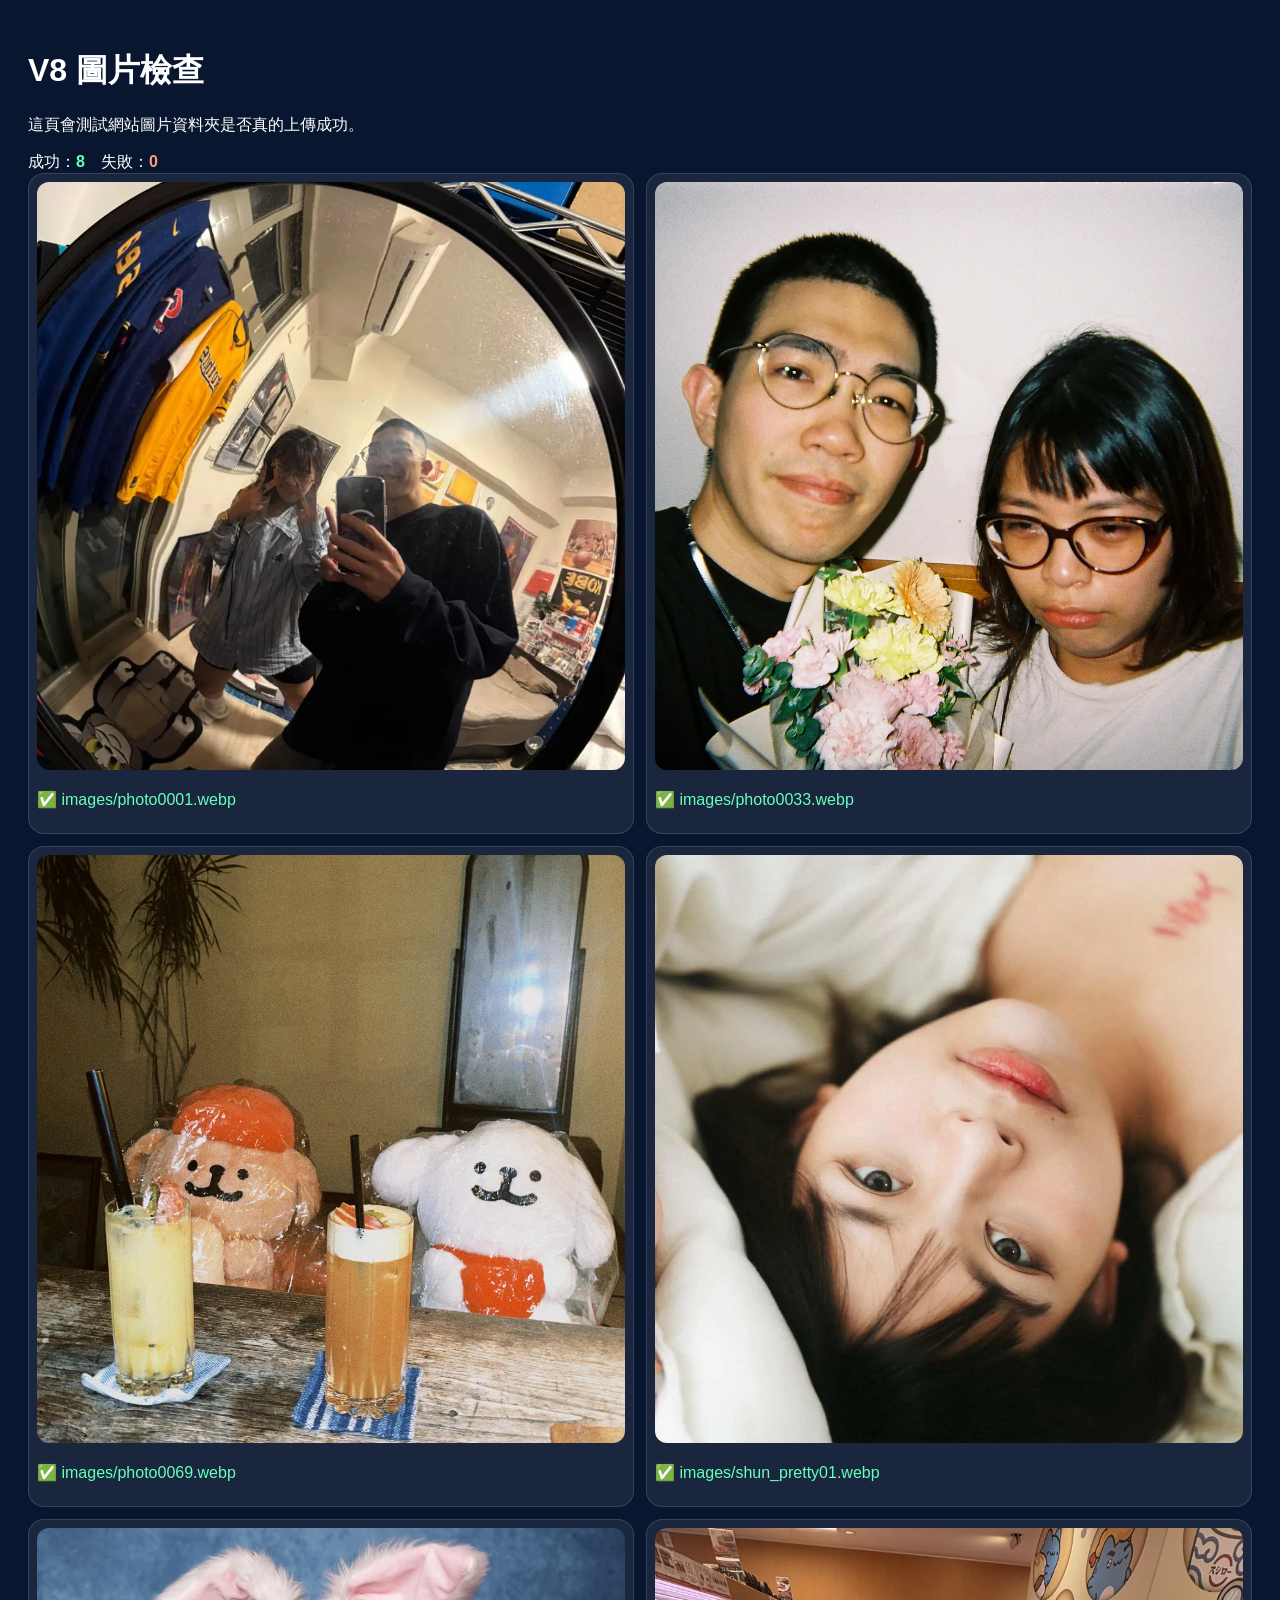
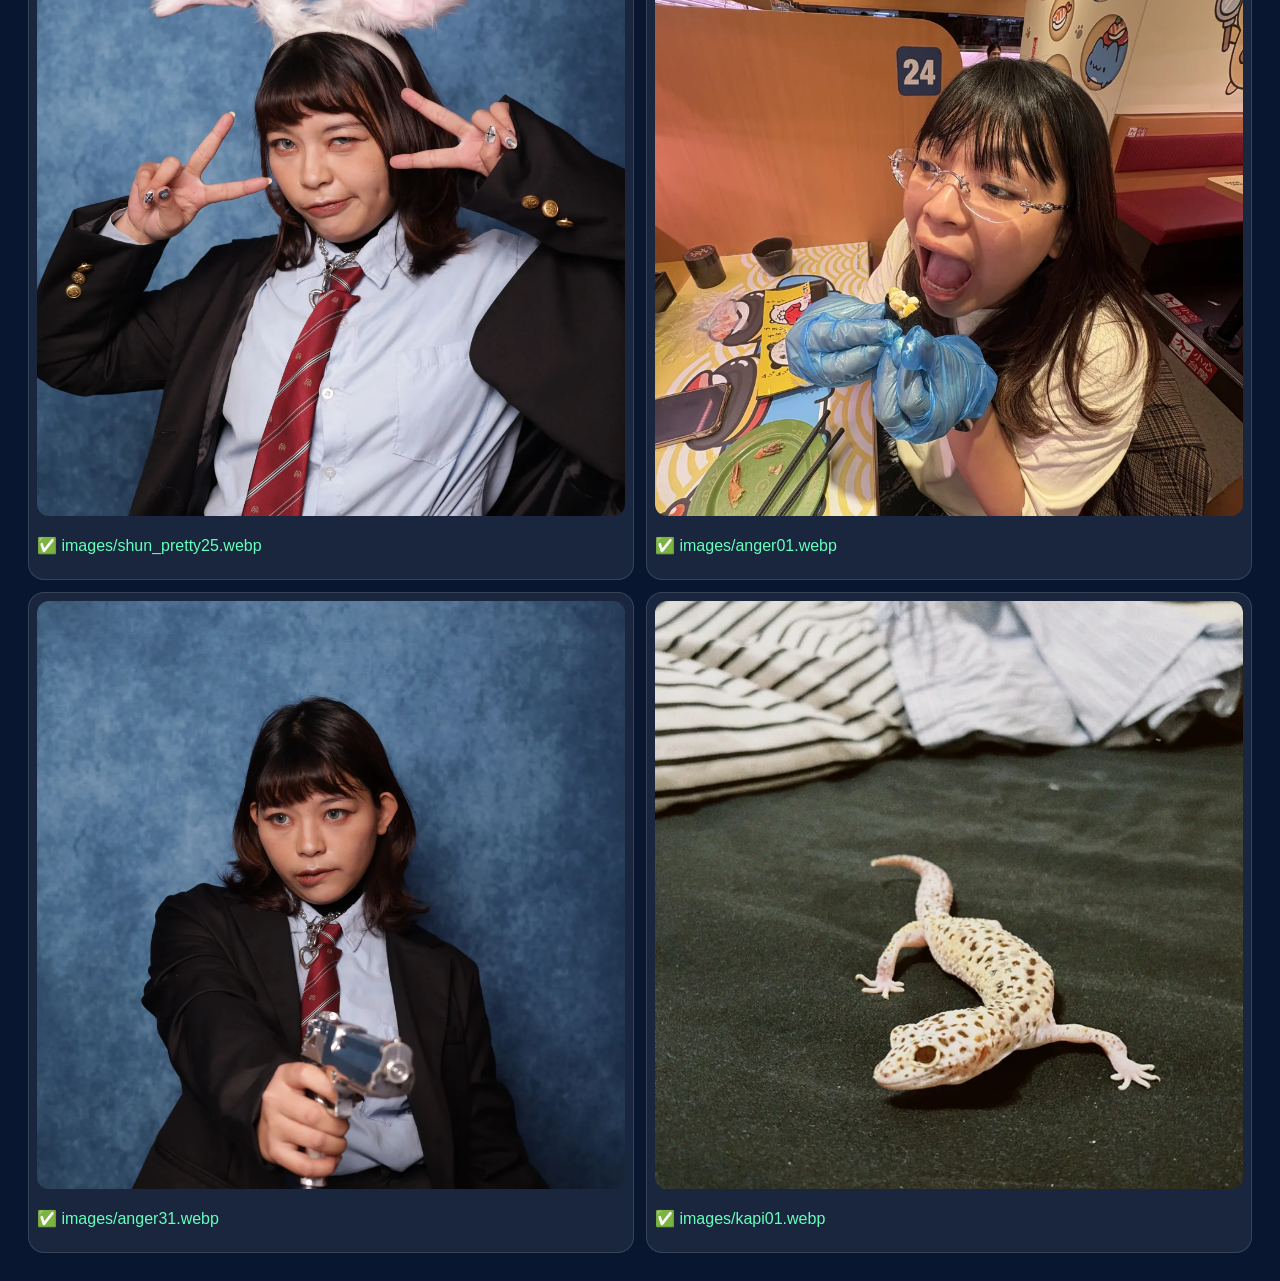
<file: image-check.html>
<!doctype html>
<html lang="zh-Hant"><head><meta charset="utf-8"><meta name="viewport" content="width=device-width,initial-scale=1">
<title>V8 圖片檢查</title><style>
body{font-family:-apple-system,sans-serif;background:#08162f;color:#fff;padding:20px}
.grid{display:grid;grid-template-columns:repeat(2,minmax(0,1fr));gap:12px}
.card{background:#ffffff12;border:1px solid #ffffff22;border-radius:16px;padding:8px}
img{width:100%;aspect-ratio:1/1;object-fit:cover;border-radius:12px}.ok{color:#66ffbb}.bad{color:#ff9988}
</style></head><body>
<h1>V8 圖片檢查</h1><p>這頁會測試網站圖片資料夾是否真的上傳成功。</p>
<div id="status"></div><div class="grid" id="grid"></div>
<script>
const paths=['images/photo0001.webp','images/photo0033.webp','images/photo0069.webp',
'images/shun_pretty01.webp','images/shun_pretty25.webp','images/anger01.webp','images/anger31.webp','images/kapi01.webp'];
let ok=0, bad=0;
const grid=document.querySelector('#grid'), status=document.querySelector('#status');
paths.forEach(path=>{
 const card=document.createElement('div'); card.className='card';
 const img=document.createElement('img'); img.src=path+'?v=8.0';
 const p=document.createElement('p'); p.textContent=path;
 img.onload=()=>{ok++; p.className='ok'; p.textContent='✅ '+path; update()};
 img.onerror=()=>{bad++; p.className='bad'; p.textContent='❌ '+path; update()};
 card.append(img,p); grid.append(card);
});
function update(){status.innerHTML=`成功：<b class="ok">${ok}</b>　失敗：<b class="bad">${bad}</b>`}
</script></body></html>
</file>
